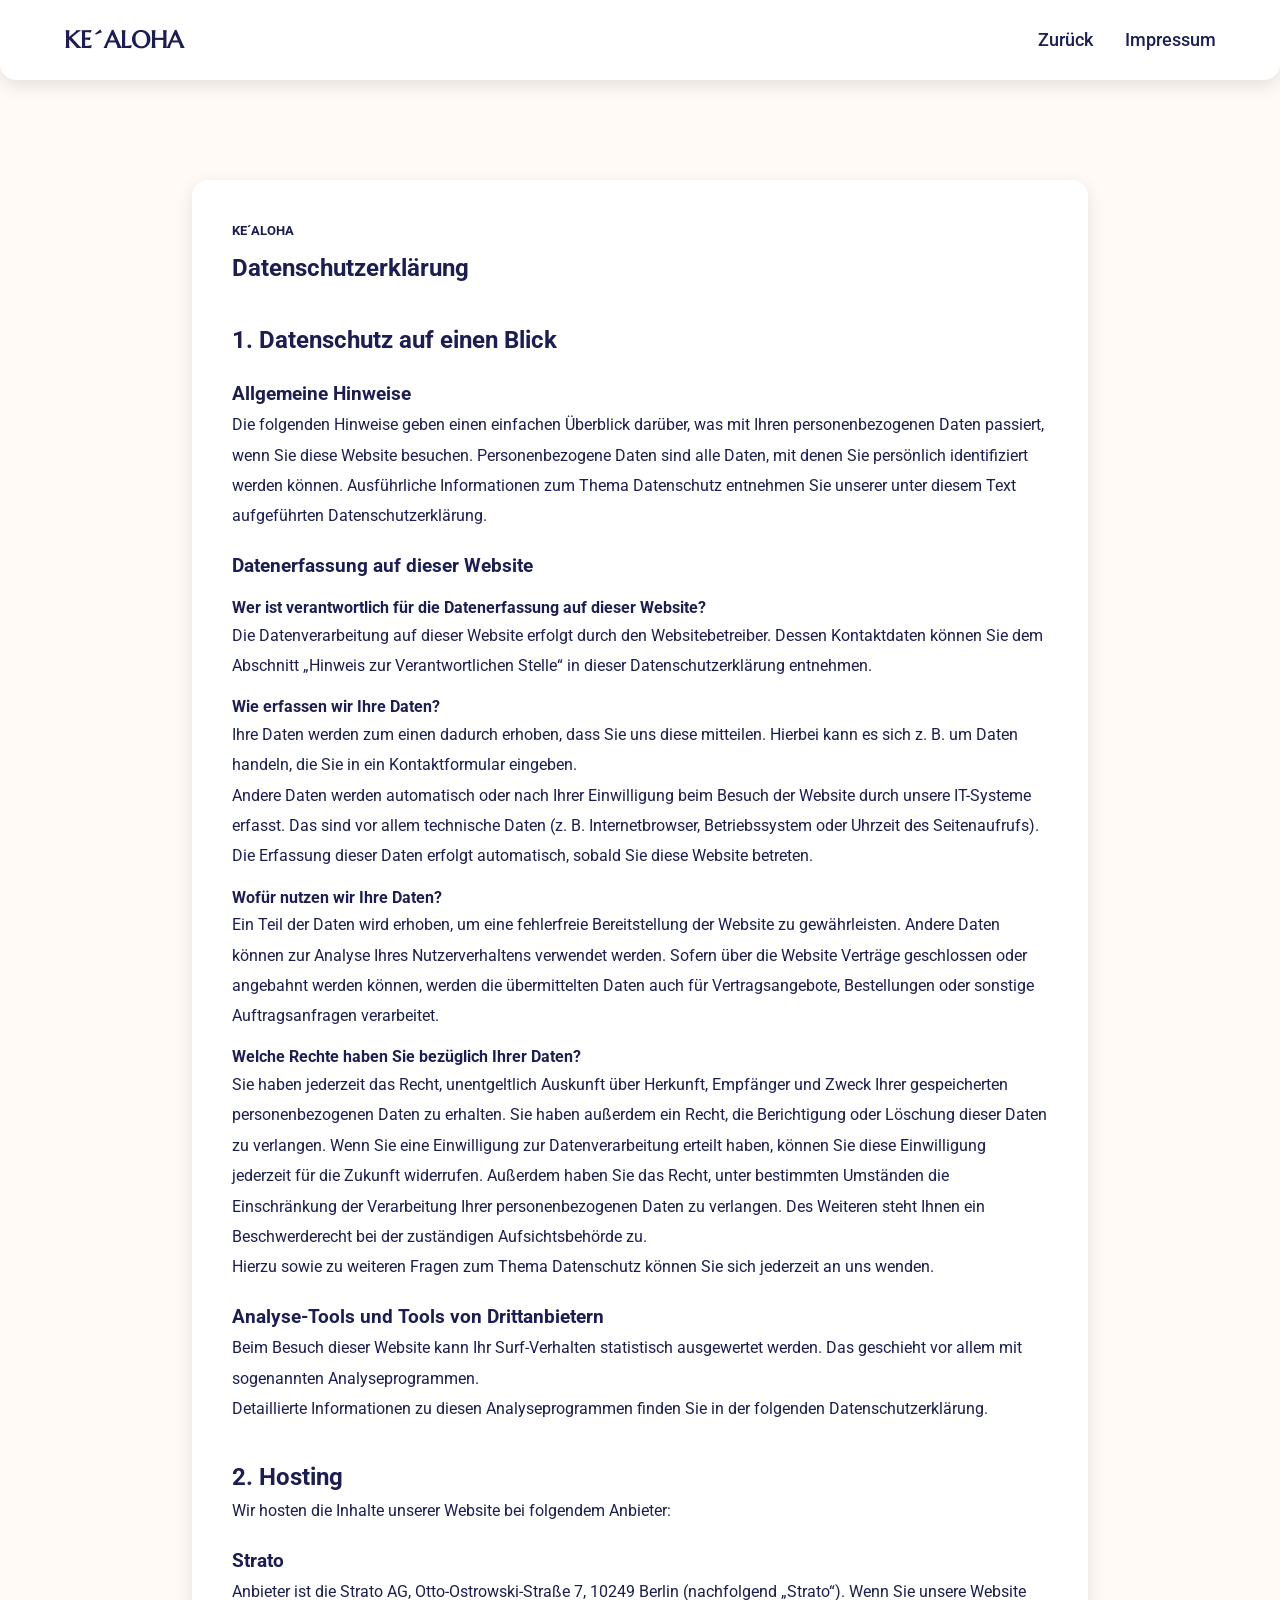
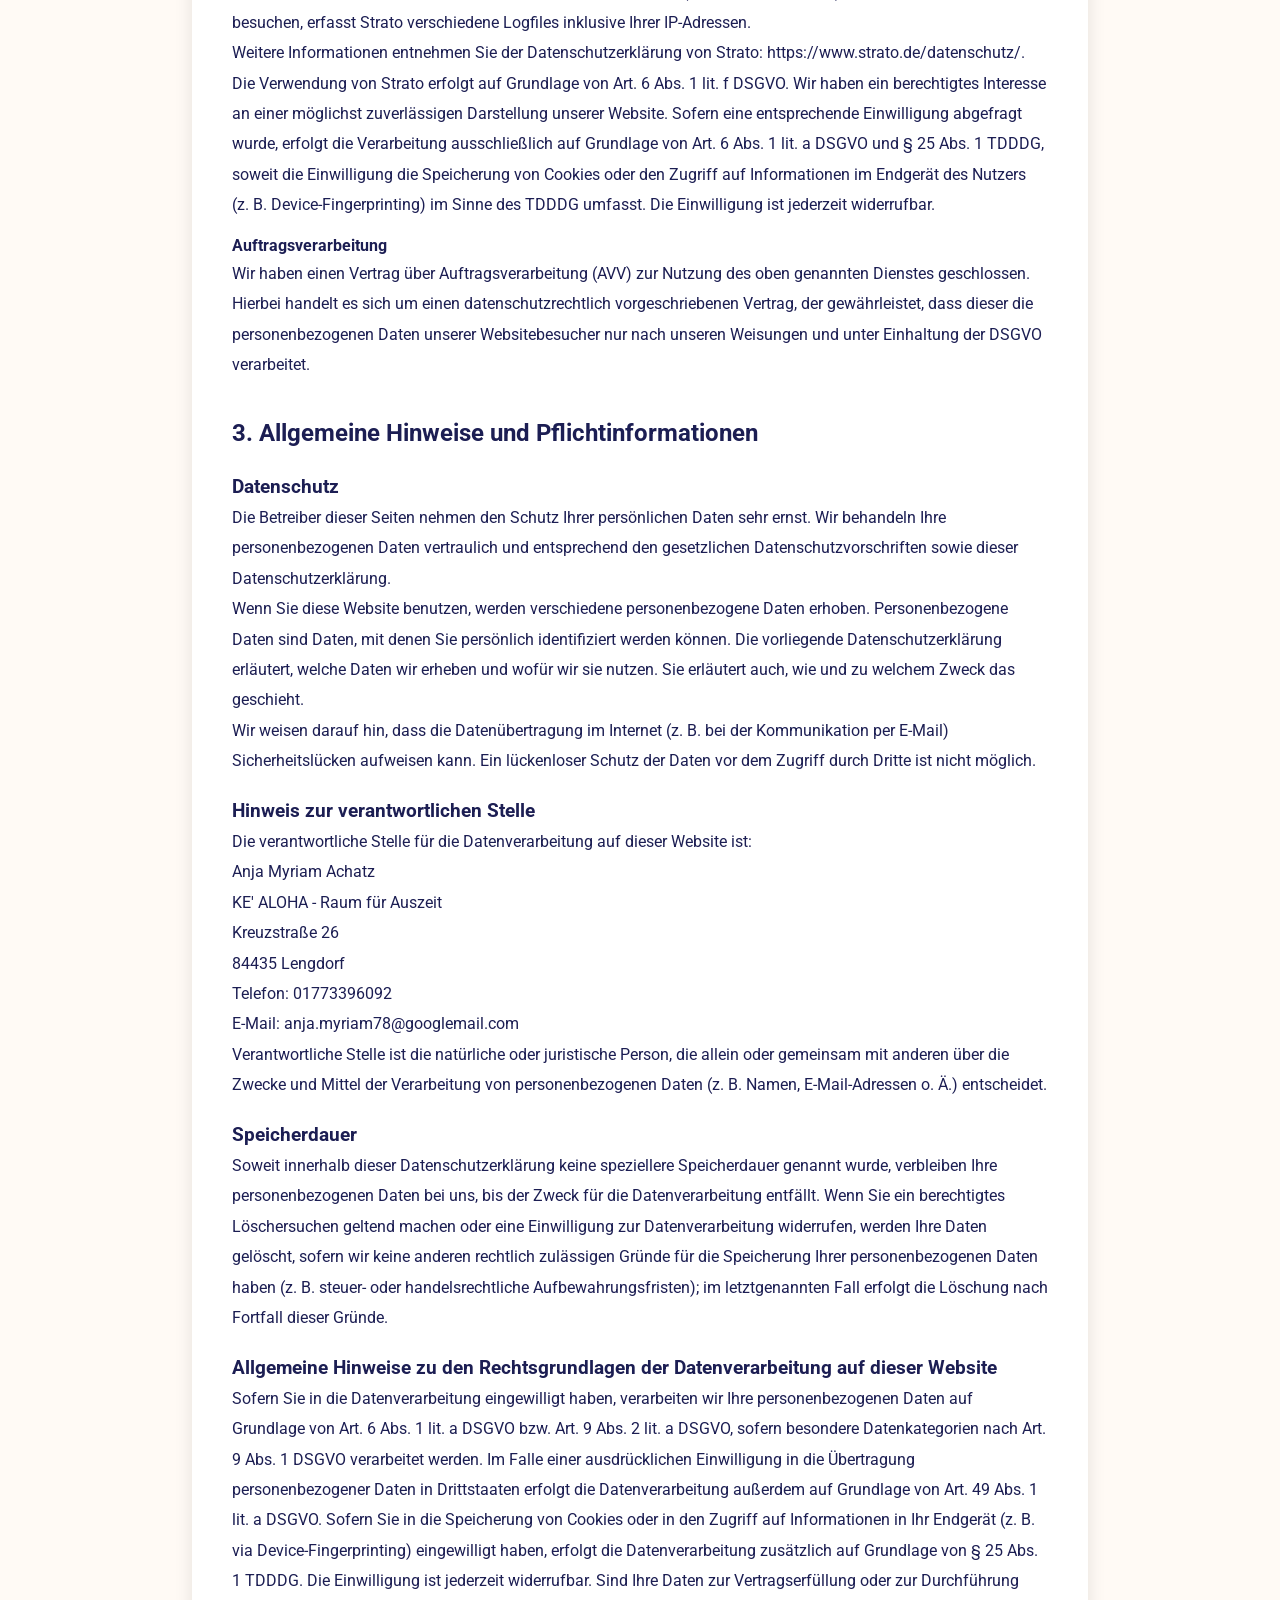
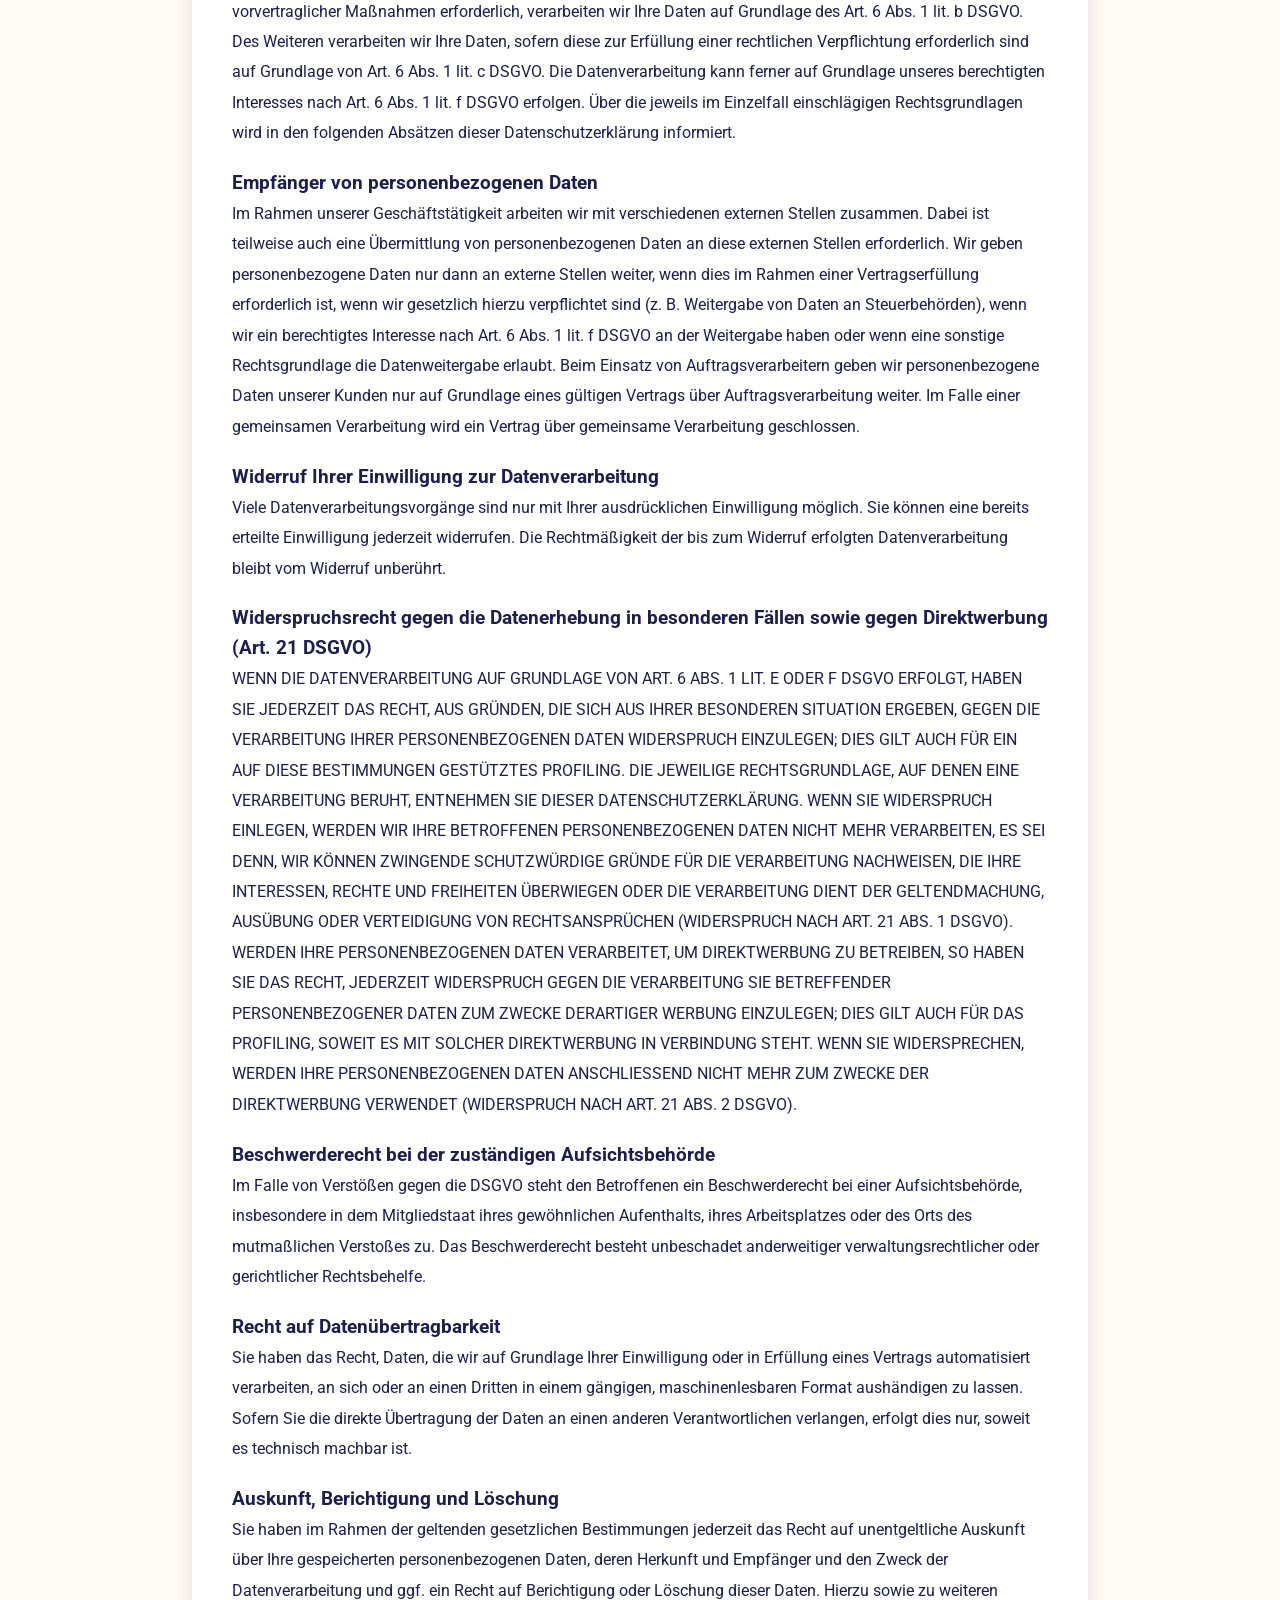
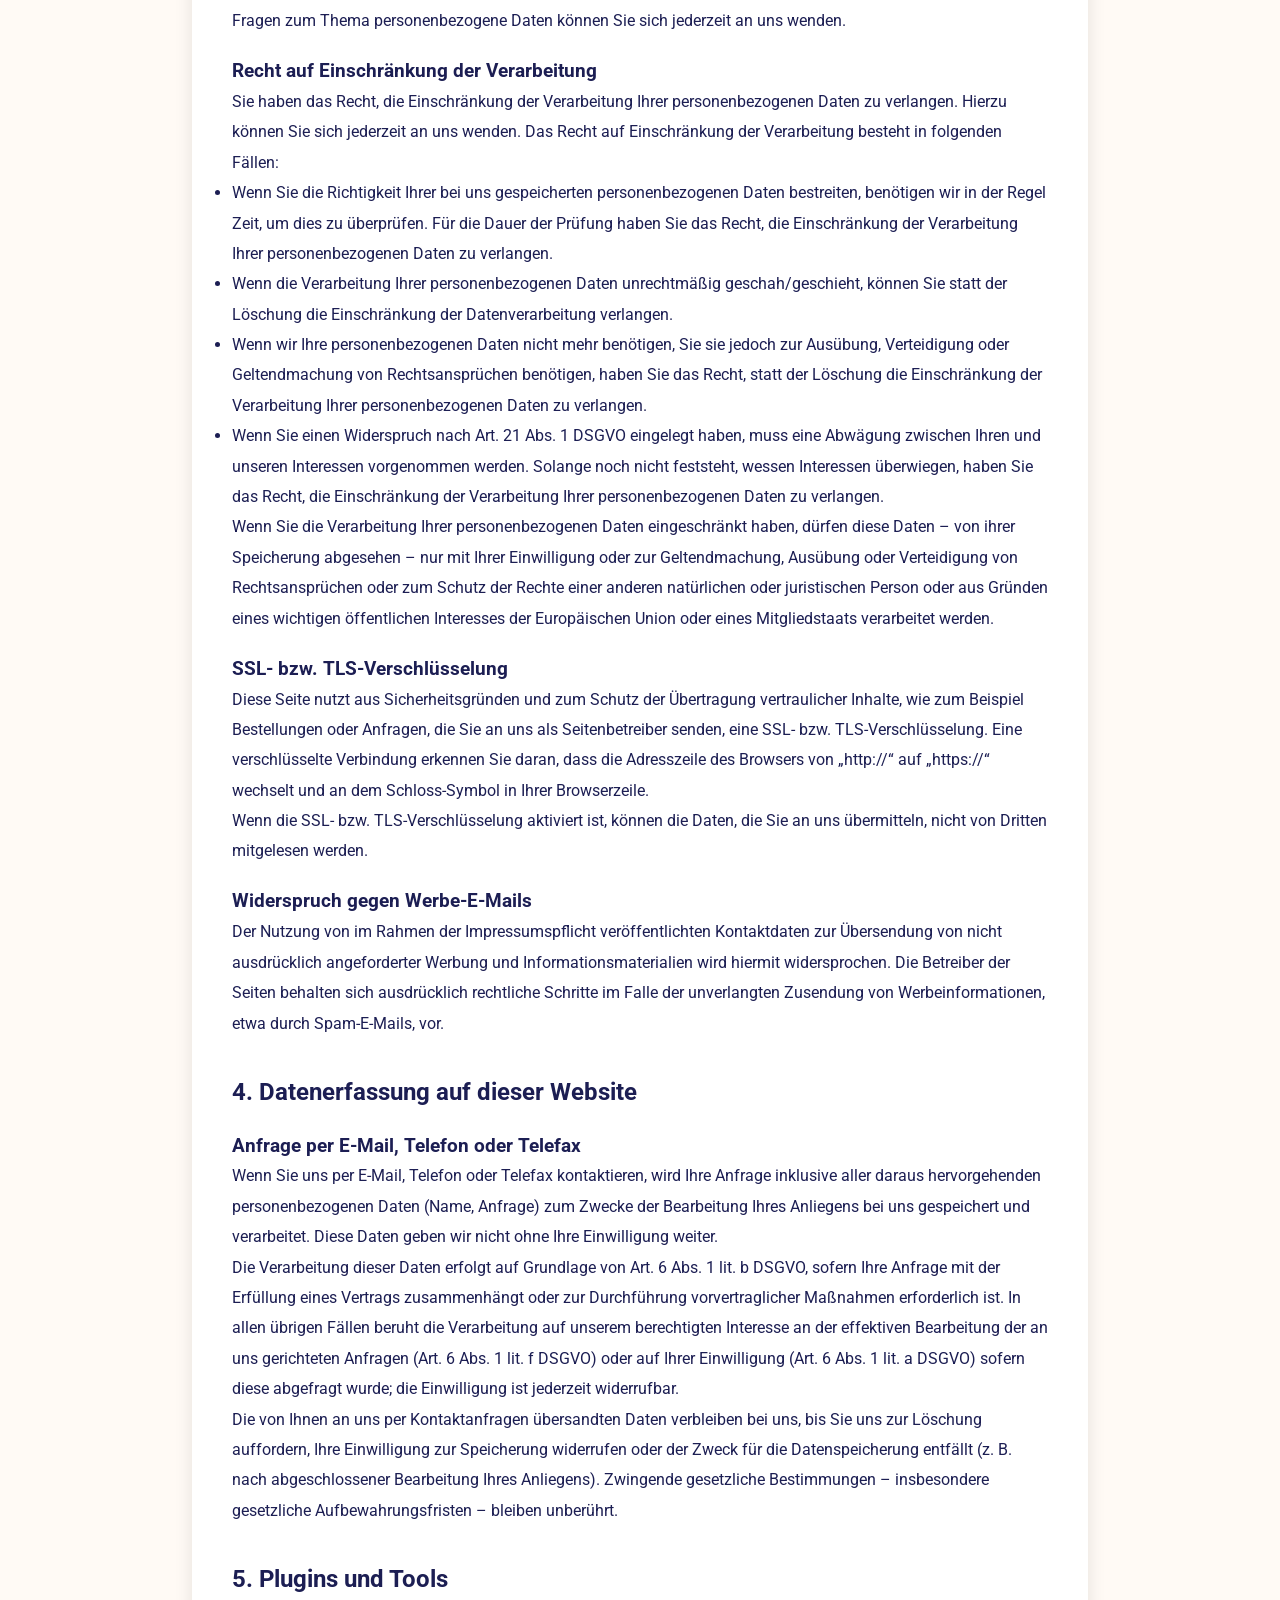
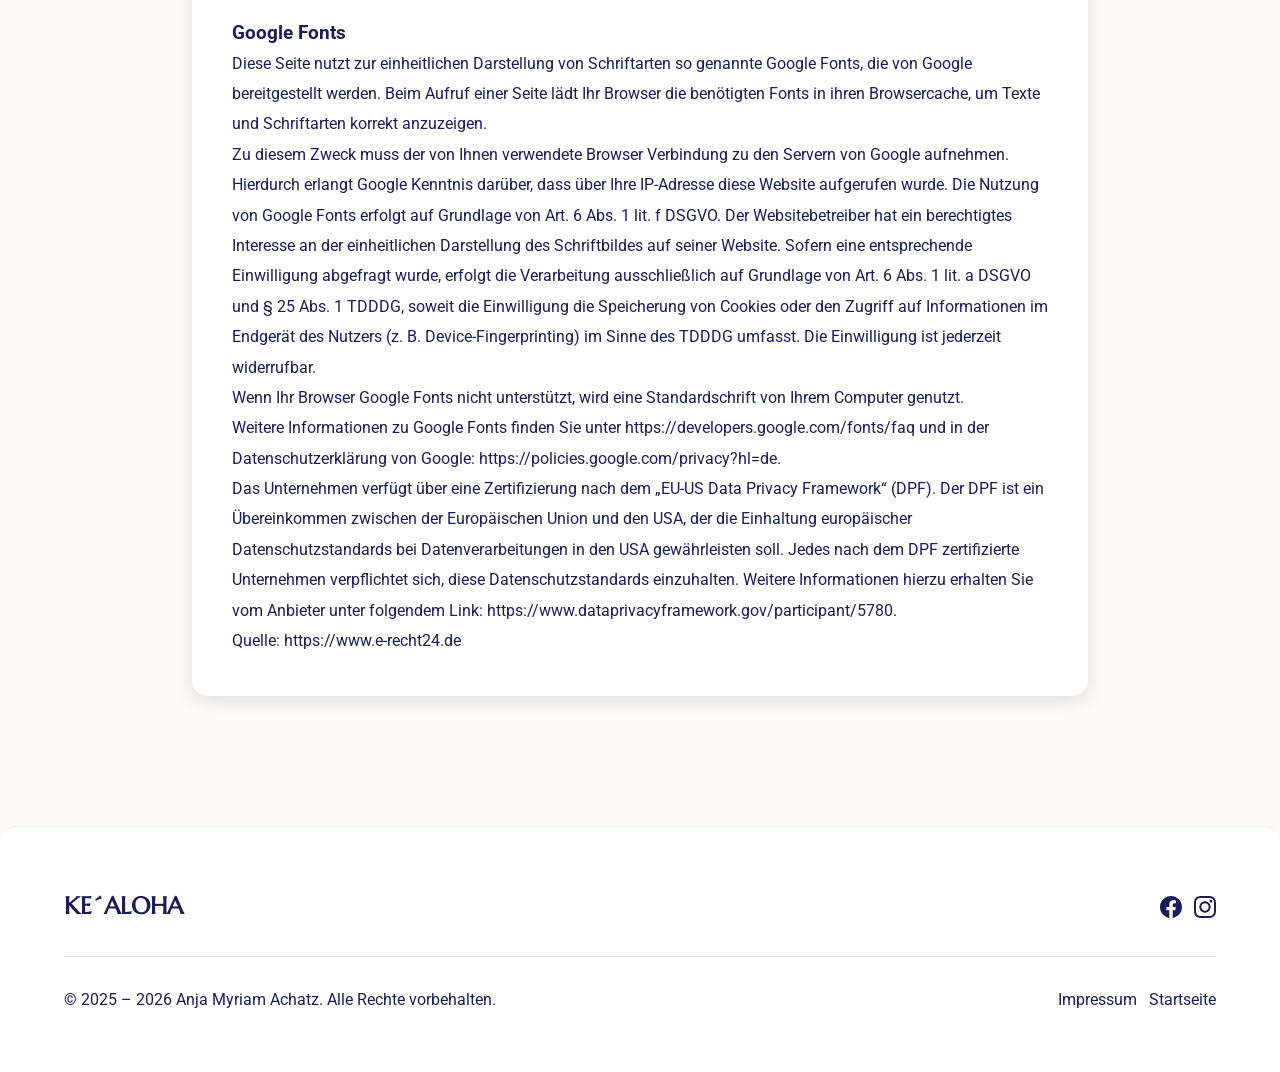
<file: datenschutz/index.html>
<!DOCTYPE html>
<html lang="de">

<head>
    <meta charset="UTF-8">
    <meta name="viewport" content="width=device-width, initial-scale=1.0">
    <title>Datenschutz | KE´ALOHA – Lengdorf</title>
    <link rel="icon" type="image/png" href="../assets/images/aloha.jpg">
    <link rel="stylesheet" href="../assets/style/style.css">
    <link href='https://unpkg.com/boxicons@2.1.4/css/boxicons.min.css' rel='stylesheet'>
    <link rel="preconnect" href="https://fonts.googleapis.com">
    <link rel="preconnect" href="https://fonts.gstatic.com" crossorigin>
    <link href="https://fonts.googleapis.com/css2?family=Inter:ital,opsz,wght@0,14..32,100..900;1,14..32,100..900&family=Marcellus&display=swap" rel="stylesheet">
    <style>
        p { margin: 0 !important; }
    </style>
</head>

<body>
    <nav>
        <div class="logo">
            <p class="top-logo">KE´ALOHA</p>
        </div>
        <ul>
            <li>
                <a href="../index.html">Zurück</a>
            </li>
            <li>
                <a href="../impressum/">Impressum</a>
            </li>
        </ul>
        <button class="btn-primary" style="display: none;">Kontakt</button>
        <button id="menuButton" onclick="openMenu()">
            <i class='bx bx-menu'></i>
        </button>
    </nav>
    <section class="data data-imp" id="main">
        <div class="page-card">
            <h5>KE´ALOHA</h5>
            <h1 style="margin: 8px 0 20px;">Datenschutz&shy;erkl&auml;rung</h1>
            <h2>1. Datenschutz auf einen Blick</h2>
            <h3>Allgemeine Hinweise</h3>
            <p>Die folgenden Hinweise geben einen einfachen &Uuml;berblick dar&uuml;ber, was mit Ihren personenbezogenen Daten passiert, wenn Sie diese Website besuchen. Personenbezogene Daten sind alle Daten, mit denen Sie pers&ouml;nlich identifiziert
                werden k&ouml;nnen. Ausf&uuml;hrliche Informationen zum Thema Datenschutz entnehmen Sie unserer unter diesem Text aufgef&uuml;hrten Datenschutzerkl&auml;rung.</p>
            <h3>Datenerfassung auf dieser Website</h3>
            <h4>Wer ist verantwortlich f&uuml;r die Datenerfassung auf dieser Website?</h4>
            <p>Die Datenverarbeitung auf dieser Website erfolgt durch den Websitebetreiber. Dessen Kontaktdaten k&ouml;nnen Sie dem Abschnitt &bdquo;Hinweis zur Verantwortlichen Stelle&ldquo; in dieser Datenschutzerkl&auml;rung entnehmen.</p>
            <h4>Wie erfassen wir Ihre Daten?</h4>
            <p>Ihre Daten werden zum einen dadurch erhoben, dass Sie uns diese mitteilen. Hierbei kann es sich z.&nbsp;B. um Daten handeln, die Sie in ein Kontaktformular eingeben.</p>
            <p>Andere Daten werden automatisch oder nach Ihrer Einwilligung beim Besuch der Website durch unsere IT-Systeme erfasst. Das sind vor allem technische Daten (z.&nbsp;B. Internetbrowser, Betriebssystem oder Uhrzeit des Seitenaufrufs). Die Erfassung
                dieser Daten erfolgt automatisch, sobald Sie diese Website betreten.</p>
            <h4>Wof&uuml;r nutzen wir Ihre Daten?</h4>
            <p>Ein Teil der Daten wird erhoben, um eine fehlerfreie Bereitstellung der Website zu gew&auml;hrleisten. Andere Daten k&ouml;nnen zur Analyse Ihres Nutzerverhaltens verwendet werden. Sofern &uuml;ber die Website Vertr&auml;ge geschlossen oder
                angebahnt werden k&ouml;nnen, werden die &uuml;bermittelten Daten auch f&uuml;r Vertragsangebote, Bestellungen oder sonstige Auftragsanfragen verarbeitet.</p>
            <h4>Welche Rechte haben Sie bez&uuml;glich Ihrer Daten?</h4>
            <p>Sie haben jederzeit das Recht, unentgeltlich Auskunft &uuml;ber Herkunft, Empf&auml;nger und Zweck Ihrer gespeicherten personenbezogenen Daten zu erhalten. Sie haben au&szlig;erdem ein Recht, die Berichtigung oder L&ouml;schung dieser Daten
                zu verlangen. Wenn Sie eine Einwilligung zur Datenverarbeitung erteilt haben, k&ouml;nnen Sie diese Einwilligung jederzeit f&uuml;r die Zukunft widerrufen. Au&szlig;erdem haben Sie das Recht, unter bestimmten Umst&auml;nden die Einschr&auml;nkung
                der Verarbeitung Ihrer personenbezogenen Daten zu verlangen. Des Weiteren steht Ihnen ein Beschwerderecht bei der zust&auml;ndigen Aufsichtsbeh&ouml;rde zu.</p>
            <p>Hierzu sowie zu weiteren Fragen zum Thema Datenschutz k&ouml;nnen Sie sich jederzeit an uns wenden.</p>
            <h3>Analyse-Tools und Tools von Dritt&shy;anbietern</h3>
            <p>Beim Besuch dieser Website kann Ihr Surf-Verhalten statistisch ausgewertet werden. Das geschieht vor allem mit sogenannten Analyseprogrammen.</p>
            <p>Detaillierte Informationen zu diesen Analyseprogrammen finden Sie in der folgenden Datenschutzerkl&auml;rung.</p>
            <h2>2. Hosting</h2>
            <p>Wir hosten die Inhalte unserer Website bei folgendem Anbieter:</p>
            <h3>Strato</h3>
            <p>Anbieter ist die Strato AG, Otto-Ostrowski-Stra&szlig;e 7, 10249 Berlin (nachfolgend &bdquo;Strato&ldquo;). Wenn Sie unsere Website besuchen, erfasst Strato verschiedene Logfiles inklusive Ihrer IP-Adressen.</p>
            <p>Weitere Informationen entnehmen Sie der Datenschutzerkl&auml;rung von Strato: <a href="https://www.strato.de/datenschutz/" target="_blank" rel="noopener noreferrer">https://www.strato.de/datenschutz/</a>.</p>
            <p>Die Verwendung von Strato erfolgt auf Grundlage von Art. 6 Abs. 1 lit. f DSGVO. Wir haben ein berechtigtes Interesse an einer m&ouml;glichst zuverl&auml;ssigen Darstellung unserer Website. Sofern eine entsprechende Einwilligung abgefragt wurde,
                erfolgt die Verarbeitung ausschlie&szlig;lich auf Grundlage von Art. 6 Abs. 1 lit. a DSGVO und &sect; 25 Abs. 1 TDDDG, soweit die Einwilligung die Speicherung von Cookies oder den Zugriff auf Informationen im Endger&auml;t des Nutzers
                (z.&nbsp;B. Device-Fingerprinting) im Sinne des TDDDG umfasst. Die Einwilligung ist jederzeit widerrufbar.</p>

            <h4>Auftragsverarbeitung</h4>
            <p>Wir haben einen Vertrag &uuml;ber Auftragsverarbeitung (AVV) zur Nutzung des oben genannten Dienstes geschlossen. Hierbei handelt es sich um einen datenschutzrechtlich vorgeschriebenen Vertrag, der gew&auml;hrleistet, dass dieser die personenbezogenen
                Daten unserer Websitebesucher nur nach unseren Weisungen und unter Einhaltung der DSGVO verarbeitet.</p>
            <h2>3. Allgemeine Hinweise und Pflicht&shy;informationen</h2>
            <h3>Datenschutz</h3>
            <p>Die Betreiber dieser Seiten nehmen den Schutz Ihrer pers&ouml;nlichen Daten sehr ernst. Wir behandeln Ihre personenbezogenen Daten vertraulich und entsprechend den gesetzlichen Datenschutzvorschriften sowie dieser Datenschutzerkl&auml;rung.</p>
            <p>Wenn Sie diese Website benutzen, werden verschiedene personenbezogene Daten erhoben. Personenbezogene Daten sind Daten, mit denen Sie pers&ouml;nlich identifiziert werden k&ouml;nnen. Die vorliegende Datenschutzerkl&auml;rung erl&auml;utert,
                welche Daten wir erheben und wof&uuml;r wir sie nutzen. Sie erl&auml;utert auch, wie und zu welchem Zweck das geschieht.</p>
            <p>Wir weisen darauf hin, dass die Daten&uuml;bertragung im Internet (z.&nbsp;B. bei der Kommunikation per E-Mail) Sicherheitsl&uuml;cken aufweisen kann. Ein l&uuml;ckenloser Schutz der Daten vor dem Zugriff durch Dritte ist nicht m&ouml;glich.</p>
            <h3>Hinweis zur verantwortlichen Stelle</h3>
            <p>Die verantwortliche Stelle f&uuml;r die Datenverarbeitung auf dieser Website ist:</p>
            <p>Anja Myriam Achatz
                <br /> KE&#039; ALOHA - Raum f&uuml;r Auszeit
                <br /> Kreuzstra&szlig;e 26
                <br /> 84435 Lengdorf</p>

            <p>Telefon: 01773396092
                <br /> E-Mail: anja.myriam78@googlemail.com</p>
            <p>Verantwortliche Stelle ist die nat&uuml;rliche oder juristische Person, die allein oder gemeinsam mit anderen &uuml;ber die Zwecke und Mittel der Verarbeitung von personenbezogenen Daten (z.&nbsp;B. Namen, E-Mail-Adressen o. &Auml;.) entscheidet.</p>

            <h3>Speicherdauer</h3>
            <p>Soweit innerhalb dieser Datenschutzerkl&auml;rung keine speziellere Speicherdauer genannt wurde, verbleiben Ihre personenbezogenen Daten bei uns, bis der Zweck f&uuml;r die Datenverarbeitung entf&auml;llt. Wenn Sie ein berechtigtes L&ouml;schersuchen
                geltend machen oder eine Einwilligung zur Datenverarbeitung widerrufen, werden Ihre Daten gel&ouml;scht, sofern wir keine anderen rechtlich zul&auml;ssigen Gr&uuml;nde f&uuml;r die Speicherung Ihrer personenbezogenen Daten haben (z.&nbsp;B.
                steuer- oder handelsrechtliche Aufbewahrungsfristen); im letztgenannten Fall erfolgt die L&ouml;schung nach Fortfall dieser Gr&uuml;nde.</p>
            <h3>Allgemeine Hinweise zu den Rechtsgrundlagen der Datenverarbeitung auf dieser Website</h3>
            <p>Sofern Sie in die Datenverarbeitung eingewilligt haben, verarbeiten wir Ihre personenbezogenen Daten auf Grundlage von Art. 6 Abs. 1 lit. a DSGVO bzw. Art. 9 Abs. 2 lit. a DSGVO, sofern besondere Datenkategorien nach Art. 9 Abs. 1 DSGVO verarbeitet
                werden. Im Falle einer ausdr&uuml;cklichen Einwilligung in die &Uuml;bertragung personenbezogener Daten in Drittstaaten erfolgt die Datenverarbeitung au&szlig;erdem auf Grundlage von Art. 49 Abs. 1 lit. a DSGVO. Sofern Sie in die Speicherung
                von Cookies oder in den Zugriff auf Informationen in Ihr Endger&auml;t (z.&nbsp;B. via Device-Fingerprinting) eingewilligt haben, erfolgt die Datenverarbeitung zus&auml;tzlich auf Grundlage von &sect; 25 Abs. 1 TDDDG. Die Einwilligung
                ist jederzeit widerrufbar. Sind Ihre Daten zur Vertragserf&uuml;llung oder zur Durchf&uuml;hrung vorvertraglicher Ma&szlig;nahmen erforderlich, verarbeiten wir Ihre Daten auf Grundlage des Art. 6 Abs. 1 lit. b DSGVO. Des Weiteren verarbeiten
                wir Ihre Daten, sofern diese zur Erf&uuml;llung einer rechtlichen Verpflichtung erforderlich sind auf Grundlage von Art. 6 Abs. 1 lit. c DSGVO. Die Datenverarbeitung kann ferner auf Grundlage unseres berechtigten Interesses nach Art. 6
                Abs. 1 lit. f DSGVO erfolgen. &Uuml;ber die jeweils im Einzelfall einschl&auml;gigen Rechtsgrundlagen wird in den folgenden Abs&auml;tzen dieser Datenschutzerkl&auml;rung informiert.</p>
            <h3>Empf&auml;nger von personenbezogenen Daten</h3>
            <p>Im Rahmen unserer Gesch&auml;ftst&auml;tigkeit arbeiten wir mit verschiedenen externen Stellen zusammen. Dabei ist teilweise auch eine &Uuml;bermittlung von personenbezogenen Daten an diese externen Stellen erforderlich. Wir geben personenbezogene
                Daten nur dann an externe Stellen weiter, wenn dies im Rahmen einer Vertragserf&uuml;llung erforderlich ist, wenn wir gesetzlich hierzu verpflichtet sind (z.&nbsp;B. Weitergabe von Daten an Steuerbeh&ouml;rden), wenn wir ein berechtigtes
                Interesse nach Art. 6 Abs. 1 lit. f DSGVO an der Weitergabe haben oder wenn eine sonstige Rechtsgrundlage die Datenweitergabe erlaubt. Beim Einsatz von Auftragsverarbeitern geben wir personenbezogene Daten unserer Kunden nur auf Grundlage
                eines g&uuml;ltigen Vertrags &uuml;ber Auftragsverarbeitung weiter. Im Falle einer gemeinsamen Verarbeitung wird ein Vertrag &uuml;ber gemeinsame Verarbeitung geschlossen.</p>
            <h3>Widerruf Ihrer Einwilligung zur Datenverarbeitung</h3>
            <p>Viele Datenverarbeitungsvorg&auml;nge sind nur mit Ihrer ausdr&uuml;cklichen Einwilligung m&ouml;glich. Sie k&ouml;nnen eine bereits erteilte Einwilligung jederzeit widerrufen. Die Rechtm&auml;&szlig;igkeit der bis zum Widerruf erfolgten Datenverarbeitung
                bleibt vom Widerruf unber&uuml;hrt.</p>
            <h3>Widerspruchsrecht gegen die Datenerhebung in besonderen F&auml;llen sowie gegen Direktwerbung (Art. 21 DSGVO)</h3>
            <p>WENN DIE DATENVERARBEITUNG AUF GRUNDLAGE VON ART. 6 ABS. 1 LIT. E ODER F DSGVO ERFOLGT, HABEN SIE JEDERZEIT DAS RECHT, AUS GR&Uuml;NDEN, DIE SICH AUS IHRER BESONDEREN SITUATION ERGEBEN, GEGEN DIE VERARBEITUNG IHRER PERSONENBEZOGENEN DATEN
                WIDERSPRUCH EINZULEGEN; DIES GILT AUCH F&Uuml;R EIN AUF DIESE BESTIMMUNGEN GEST&Uuml;TZTES PROFILING. DIE JEWEILIGE RECHTSGRUNDLAGE, AUF DENEN EINE VERARBEITUNG BERUHT, ENTNEHMEN SIE DIESER DATENSCHUTZERKL&Auml;RUNG. WENN SIE WIDERSPRUCH
                EINLEGEN, WERDEN WIR IHRE BETROFFENEN PERSONENBEZOGENEN DATEN NICHT MEHR VERARBEITEN, ES SEI DENN, WIR K&Ouml;NNEN ZWINGENDE SCHUTZW&Uuml;RDIGE GR&Uuml;NDE F&Uuml;R DIE VERARBEITUNG NACHWEISEN, DIE IHRE INTERESSEN, RECHTE UND FREIHEITEN
                &Uuml;BERWIEGEN ODER DIE VERARBEITUNG DIENT DER GELTENDMACHUNG, AUS&Uuml;BUNG ODER VERTEIDIGUNG VON RECHTSANSPR&Uuml;CHEN (WIDERSPRUCH NACH ART. 21 ABS. 1 DSGVO).</p>
            <p>WERDEN IHRE PERSONENBEZOGENEN DATEN VERARBEITET, UM DIREKTWERBUNG ZU BETREIBEN, SO HABEN SIE DAS RECHT, JEDERZEIT WIDERSPRUCH GEGEN DIE VERARBEITUNG SIE BETREFFENDER PERSONENBEZOGENER DATEN ZUM ZWECKE DERARTIGER WERBUNG EINZULEGEN; DIES GILT
                AUCH F&Uuml;R DAS PROFILING, SOWEIT ES MIT SOLCHER DIREKTWERBUNG IN VERBINDUNG STEHT. WENN SIE WIDERSPRECHEN, WERDEN IHRE PERSONENBEZOGENEN DATEN ANSCHLIESSEND NICHT MEHR ZUM ZWECKE DER DIREKTWERBUNG VERWENDET (WIDERSPRUCH NACH ART. 21
                ABS. 2 DSGVO).</p>
            <h3>Beschwerde&shy;recht bei der zust&auml;ndigen Aufsichts&shy;beh&ouml;rde</h3>
            <p>Im Falle von Verst&ouml;&szlig;en gegen die DSGVO steht den Betroffenen ein Beschwerderecht bei einer Aufsichtsbeh&ouml;rde, insbesondere in dem Mitgliedstaat ihres gew&ouml;hnlichen Aufenthalts, ihres Arbeitsplatzes oder des Orts des mutma&szlig;lichen
                Versto&szlig;es zu. Das Beschwerderecht besteht unbeschadet anderweitiger verwaltungsrechtlicher oder gerichtlicher Rechtsbehelfe.</p>
            <h3>Recht auf Daten&shy;&uuml;bertrag&shy;barkeit</h3>
            <p>Sie haben das Recht, Daten, die wir auf Grundlage Ihrer Einwilligung oder in Erf&uuml;llung eines Vertrags automatisiert verarbeiten, an sich oder an einen Dritten in einem g&auml;ngigen, maschinenlesbaren Format aush&auml;ndigen zu lassen.
                Sofern Sie die direkte &Uuml;bertragung der Daten an einen anderen Verantwortlichen verlangen, erfolgt dies nur, soweit es technisch machbar ist.</p>
            <h3>Auskunft, Berichtigung und L&ouml;schung</h3>
            <p>Sie haben im Rahmen der geltenden gesetzlichen Bestimmungen jederzeit das Recht auf unentgeltliche Auskunft &uuml;ber Ihre gespeicherten personenbezogenen Daten, deren Herkunft und Empf&auml;nger und den Zweck der Datenverarbeitung und ggf.
                ein Recht auf Berichtigung oder L&ouml;schung dieser Daten. Hierzu sowie zu weiteren Fragen zum Thema personenbezogene Daten k&ouml;nnen Sie sich jederzeit an uns wenden.</p>
            <h3>Recht auf Einschr&auml;nkung der Verarbeitung</h3>
            <p>Sie haben das Recht, die Einschr&auml;nkung der Verarbeitung Ihrer personenbezogenen Daten zu verlangen. Hierzu k&ouml;nnen Sie sich jederzeit an uns wenden. Das Recht auf Einschr&auml;nkung der Verarbeitung besteht in folgenden F&auml;llen:</p>
            <ul>
                <li>Wenn Sie die Richtigkeit Ihrer bei uns gespeicherten personenbezogenen Daten bestreiten, ben&ouml;tigen wir in der Regel Zeit, um dies zu &uuml;berpr&uuml;fen. F&uuml;r die Dauer der Pr&uuml;fung haben Sie das Recht, die Einschr&auml;nkung
                    der Verarbeitung Ihrer personenbezogenen Daten zu verlangen.</li>
                <li>Wenn die Verarbeitung Ihrer personenbezogenen Daten unrechtm&auml;&szlig;ig geschah/geschieht, k&ouml;nnen Sie statt der L&ouml;schung die Einschr&auml;nkung der Datenverarbeitung verlangen.</li>
                <li>Wenn wir Ihre personenbezogenen Daten nicht mehr ben&ouml;tigen, Sie sie jedoch zur Aus&uuml;bung, Verteidigung oder Geltendmachung von Rechtsanspr&uuml;chen ben&ouml;tigen, haben Sie das Recht, statt der L&ouml;schung die Einschr&auml;nkung
                    der Verarbeitung Ihrer personenbezogenen Daten zu verlangen.</li>
                <li>Wenn Sie einen Widerspruch nach Art. 21 Abs. 1 DSGVO eingelegt haben, muss eine Abw&auml;gung zwischen Ihren und unseren Interessen vorgenommen werden. Solange noch nicht feststeht, wessen Interessen &uuml;berwiegen, haben Sie das Recht,
                    die Einschr&auml;nkung der Verarbeitung Ihrer personenbezogenen Daten zu verlangen.</li>
            </ul>
            <p>Wenn Sie die Verarbeitung Ihrer personenbezogenen Daten eingeschr&auml;nkt haben, d&uuml;rfen diese Daten &ndash; von ihrer Speicherung abgesehen &ndash; nur mit Ihrer Einwilligung oder zur Geltendmachung, Aus&uuml;bung oder Verteidigung von
                Rechtsanspr&uuml;chen oder zum Schutz der Rechte einer anderen nat&uuml;rlichen oder juristischen Person oder aus Gr&uuml;nden eines wichtigen &ouml;ffentlichen Interesses der Europ&auml;ischen Union oder eines Mitgliedstaats verarbeitet
                werden.</p>
            <h3>SSL- bzw. TLS-Verschl&uuml;sselung</h3>
            <p>Diese Seite nutzt aus Sicherheitsgr&uuml;nden und zum Schutz der &Uuml;bertragung vertraulicher Inhalte, wie zum Beispiel Bestellungen oder Anfragen, die Sie an uns als Seitenbetreiber senden, eine SSL- bzw. TLS-Verschl&uuml;sselung. Eine
                verschl&uuml;sselte Verbindung erkennen Sie daran, dass die Adresszeile des Browsers von &bdquo;http://&ldquo; auf &bdquo;https://&ldquo; wechselt und an dem Schloss-Symbol in Ihrer Browserzeile.</p>
            <p>Wenn die SSL- bzw. TLS-Verschl&uuml;sselung aktiviert ist, k&ouml;nnen die Daten, die Sie an uns &uuml;bermitteln, nicht von Dritten mitgelesen werden.</p>
            <h3>Widerspruch gegen Werbe-E-Mails</h3>
            <p>Der Nutzung von im Rahmen der Impressumspflicht ver&ouml;ffentlichten Kontaktdaten zur &Uuml;bersendung von nicht ausdr&uuml;cklich angeforderter Werbung und Informationsmaterialien wird hiermit widersprochen. Die Betreiber der Seiten behalten
                sich ausdr&uuml;cklich rechtliche Schritte im Falle der unverlangten Zusendung von Werbeinformationen, etwa durch Spam-E-Mails, vor.</p>
            <h2>4. Datenerfassung auf dieser Website</h2>
            <h3>Anfrage per E-Mail, Telefon oder Telefax</h3>
            <p>Wenn Sie uns per E-Mail, Telefon oder Telefax kontaktieren, wird Ihre Anfrage inklusive aller daraus hervorgehenden personenbezogenen Daten (Name, Anfrage) zum Zwecke der Bearbeitung Ihres Anliegens bei uns gespeichert und verarbeitet. Diese
                Daten geben wir nicht ohne Ihre Einwilligung weiter.</p>
            <p>Die Verarbeitung dieser Daten erfolgt auf Grundlage von Art. 6 Abs. 1 lit. b DSGVO, sofern Ihre Anfrage mit der Erf&uuml;llung eines Vertrags zusammenh&auml;ngt oder zur Durchf&uuml;hrung vorvertraglicher Ma&szlig;nahmen erforderlich ist.
                In allen &uuml;brigen F&auml;llen beruht die Verarbeitung auf unserem berechtigten Interesse an der effektiven Bearbeitung der an uns gerichteten Anfragen (Art. 6 Abs. 1 lit. f DSGVO) oder auf Ihrer Einwilligung (Art. 6 Abs. 1 lit. a DSGVO)
                sofern diese abgefragt wurde; die Einwilligung ist jederzeit widerrufbar.</p>
            <p>Die von Ihnen an uns per Kontaktanfragen &uuml;bersandten Daten verbleiben bei uns, bis Sie uns zur L&ouml;schung auffordern, Ihre Einwilligung zur Speicherung widerrufen oder der Zweck f&uuml;r die Datenspeicherung entf&auml;llt (z.&nbsp;B.
                nach abgeschlossener Bearbeitung Ihres Anliegens). Zwingende gesetzliche Bestimmungen &ndash; insbesondere gesetzliche Aufbewahrungsfristen &ndash; bleiben unber&uuml;hrt.</p>
            <h2>5. Plugins und Tools</h2>
            <h3>Google Fonts</h3>
            <p>Diese Seite nutzt zur einheitlichen Darstellung von Schriftarten so genannte Google Fonts, die von Google bereitgestellt werden. Beim Aufruf einer Seite l&auml;dt Ihr Browser die ben&ouml;tigten Fonts in ihren Browsercache, um Texte und Schriftarten
                korrekt anzuzeigen.</p>
            <p>Zu diesem Zweck muss der von Ihnen verwendete Browser Verbindung zu den Servern von Google aufnehmen. Hierdurch erlangt Google Kenntnis dar&uuml;ber, dass &uuml;ber Ihre IP-Adresse diese Website aufgerufen wurde. Die Nutzung von Google Fonts
                erfolgt auf Grundlage von Art. 6 Abs. 1 lit. f DSGVO. Der Websitebetreiber hat ein berechtigtes Interesse an der einheitlichen Darstellung des Schriftbildes auf seiner Website. Sofern eine entsprechende Einwilligung abgefragt wurde, erfolgt
                die Verarbeitung ausschlie&szlig;lich auf Grundlage von Art. 6 Abs. 1 lit. a DSGVO und &sect; 25 Abs. 1 TDDDG, soweit die Einwilligung die Speicherung von Cookies oder den Zugriff auf Informationen im Endger&auml;t des Nutzers (z.&nbsp;B.
                Device-Fingerprinting) im Sinne des TDDDG umfasst. Die Einwilligung ist jederzeit widerrufbar.</p>
            <p>Wenn Ihr Browser Google Fonts nicht unterst&uuml;tzt, wird eine Standardschrift von Ihrem Computer genutzt.</p>
            <p>Weitere Informationen zu Google Fonts finden Sie unter <a href="https://developers.google.com/fonts/faq" target="_blank" rel="noopener noreferrer">https://developers.google.com/fonts/faq</a> und in der Datenschutzerkl&auml;rung von Google:
                <a href="https://policies.google.com/privacy?hl=de" target="_blank" rel="noopener noreferrer">https://policies.google.com/privacy?hl=de</a>.</p>
            <p>Das Unternehmen verf&uuml;gt &uuml;ber eine Zertifizierung nach dem &bdquo;EU-US Data Privacy Framework&ldquo; (DPF). Der DPF ist ein &Uuml;bereinkommen zwischen der Europ&auml;ischen Union und den USA, der die Einhaltung europ&auml;ischer
                Datenschutzstandards bei Datenverarbeitungen in den USA gew&auml;hrleisten soll. Jedes nach dem DPF zertifizierte Unternehmen verpflichtet sich, diese Datenschutzstandards einzuhalten. Weitere Informationen hierzu erhalten Sie vom Anbieter
                unter folgendem Link: <a href="https://www.dataprivacyframework.gov/participant/5780" target="_blank" rel="noopener noreferrer">https://www.dataprivacyframework.gov/participant/5780</a>.</p>
            <p>Quelle: <a href="https://www.e-recht24.de">https://www.e-recht24.de</a></p>
        </div>
    </section>
    <footer>
        <div class="top">
            <div class="logo">
                <a href="../index.html" class="top-logo">KE´ALOHA</a>
            </div>
            <div class="social-links">
                <a href="https://www.facebook.com/people/Myriam-Achatz/100092449721151/" aria-label="Facebook">
                    <svg xmlns="http://www.w3.org/2000/svg" viewBox="0 0 24 24" fill="currentColor" width="1em" height="1em"><path d="M24 12.073c0-6.627-5.373-12-12-12s-12 5.373-12 12c0 5.99 4.388 10.954 10.125 11.854v-8.385H7.078v-3.47h3.047V9.43c0-3.007 1.792-4.669 4.533-4.669 1.312 0 2.686.235 2.686.235v2.953H15.83c-1.491 0-1.956.925-1.956 1.874v2.25h3.328l-.532 3.47h-2.796v8.385C19.612 23.027 24 18.062 24 12.073z"/></svg>
                </a>
                <a href="https://www.instagram.com/myriamachatz/" aria-label="Instagram">
                    <svg xmlns="http://www.w3.org/2000/svg" viewBox="0 0 24 24" fill="currentColor" width="1em" height="1em"><path d="M12 2.163c3.204 0 3.584.012 4.85.07 3.252.148 4.771 1.691 4.919 4.919.058 1.265.069 1.645.069 4.849 0 3.205-.012 3.584-.069 4.849-.149 3.225-1.664 4.771-4.919 4.919-1.266.058-1.644.07-4.85.07-3.204 0-3.584-.012-4.849-.07-3.26-.149-4.771-1.699-4.919-4.92-.058-1.265-.07-1.644-.07-4.849 0-3.204.013-3.583.07-4.849.149-3.227 1.664-4.771 4.919-4.919 1.266-.057 1.645-.069 4.849-.069zm0-2.163c-3.259 0-3.667.014-4.947.072-4.358.2-6.78 2.618-6.98 6.98-.059 1.281-.073 1.689-.073 4.948 0 3.259.014 3.668.072 4.948.2 4.358 2.618 6.78 6.98 6.98 1.281.058 1.689.072 4.948.072 3.259 0 3.668-.014 4.948-.072 4.354-.2 6.782-2.618 6.979-6.98.059-1.28.073-1.689.073-4.948 0-3.259-.014-3.667-.072-4.947-.196-4.354-2.617-6.78-6.979-6.98-1.281-.059-1.69-.073-4.949-.073zm0 5.838c-3.403 0-6.162 2.759-6.162 6.162s2.759 6.163 6.162 6.163 6.162-2.759 6.162-6.163c0-3.403-2.759-6.162-6.162-6.162zm0 10.162c-2.209 0-4-1.79-4-4 0-2.209 1.791-4 4-4s4 1.791 4 4c0 2.21-1.791 4-4 4zm6.406-11.845c-.796 0-1.441.645-1.441 1.44s.645 1.44 1.441 1.44c.795 0 1.439-.645 1.439-1.44s-.644-1.44-1.439-1.44z"/></svg>
                </a>
            </div>
        </div>
        <div class="separator"></div>
        <div class="bottom">
            <p>© 2025 – 2026 Anja Myriam Achatz. Alle Rechte vorbehalten.</p>
            <div class="links">
                <a href="../impressum/" style="padding-right: 8px;">Impressum</a>
                <a href="../index.html">Startseite</a>
            </div>
        </div>
    </footer>
    <script src="../assets/script/script.js"></script>
</body>

</html>
</file>
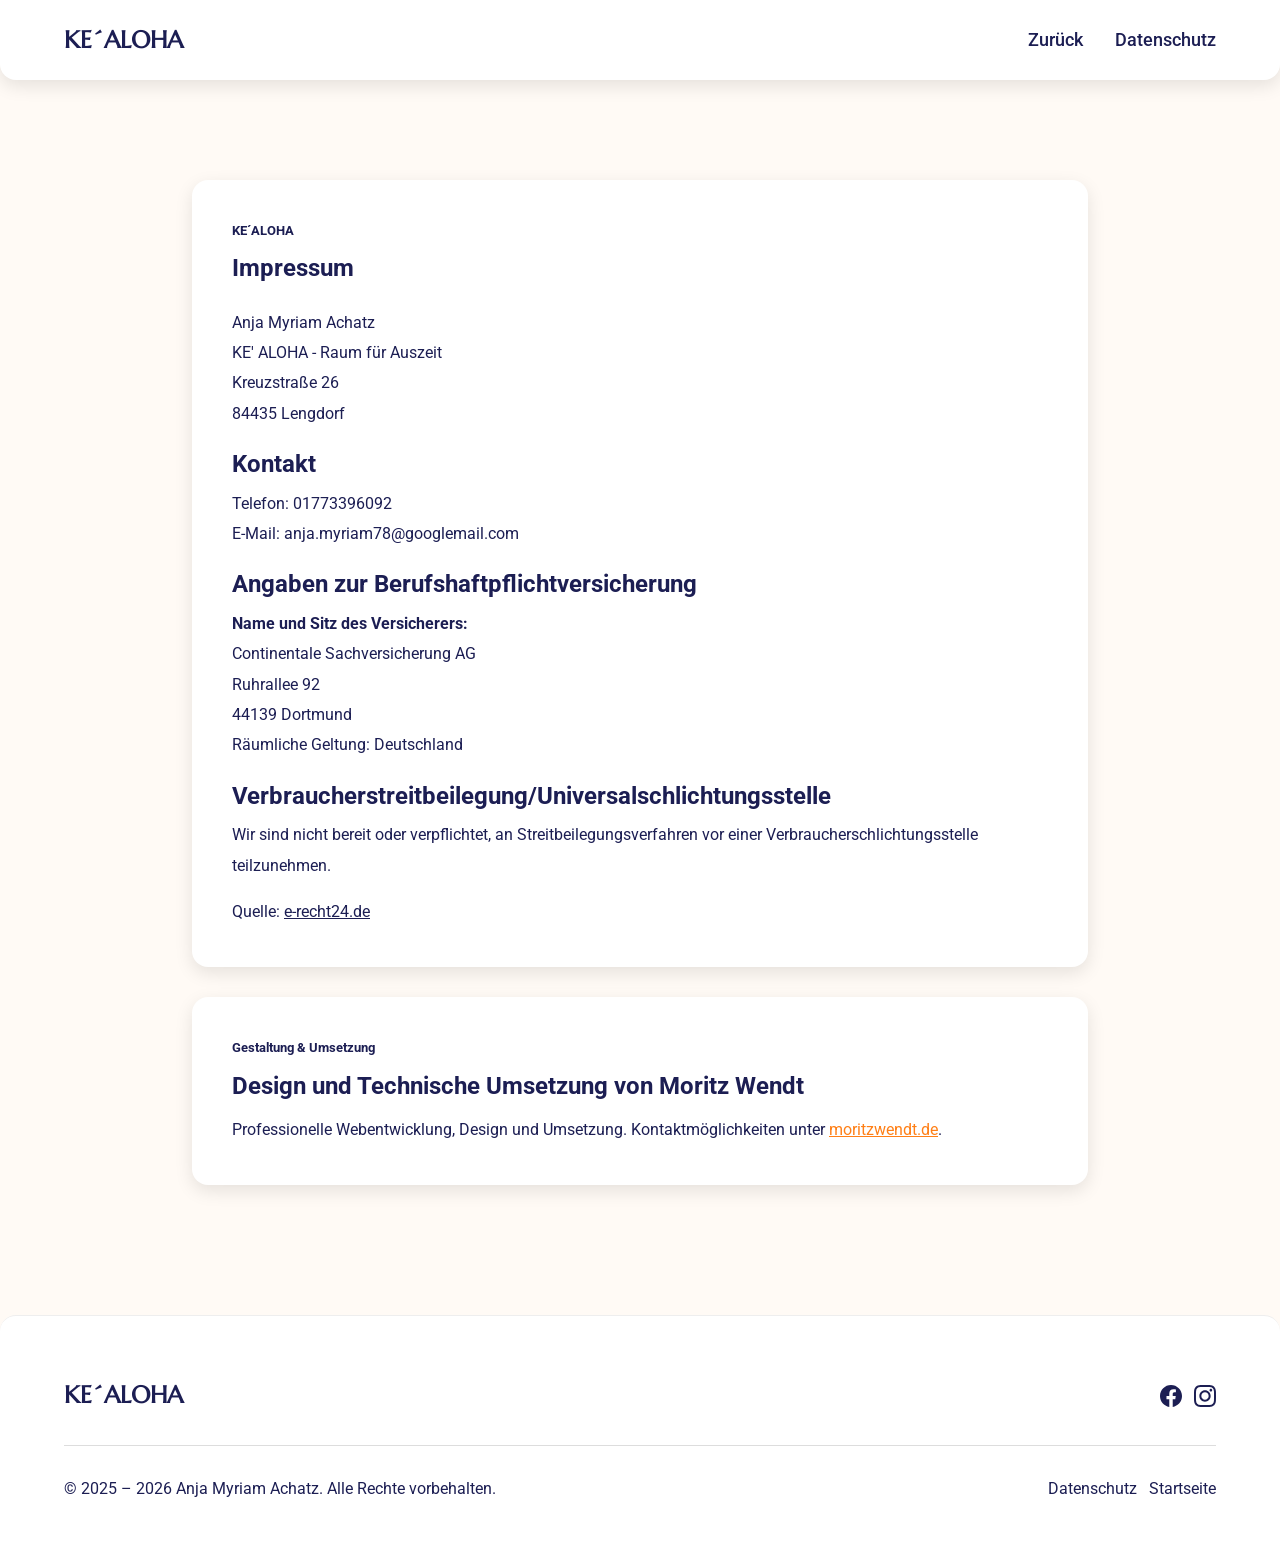
<file: impressum/index.html>
<!DOCTYPE html>
<html lang="de">
    <head>
        <meta charset="UTF-8">
        <meta name="viewport" content="width=device-width, initial-scale=1.0">
        <title>Impressum | KE´ALOHA – Lengdorf</title>
        <link rel="icon" type="image/png" href="../assets/images/aloha.jpg">
        <link rel="stylesheet" href="../assets/style/style.css">
        <link href='https://unpkg.com/boxicons@2.1.4/css/boxicons.min.css' rel='stylesheet'>
        <link rel="preconnect" href="https://fonts.googleapis.com">
        <link rel="preconnect" href="https://fonts.gstatic.com" crossorigin>
        <link href="https://fonts.googleapis.com/css2?family=Inter:ital,opsz,wght@0,14..32,100..900;1,14..32,100..900&family=Marcellus&display=swap" rel="stylesheet">
        <style>
            p { margin: 0 !important; }
        </style>
    </head>
    <body>
        <nav>
            <div class="logo">
                <p class="top-logo">KE´ALOHA</p>
            </div>
            <ul>
                <li>
                    <a href="../index.html">Zurück</a>
                </li>
                <li>
                    <a href="../datenschutz/">Datenschutz</a>
                </li>
            </ul>
            <button class="btn-primary" style="display: none;">Kontakt</button>
            <button id="menuButton" onclick="openMenu()">
                <i class='bx bx-menu'></i>
            </button>
        </nav>
        <section class="data data-imp" id="main">
            <div class="page-card">
                <h5>KE´ALOHA</h5>
                <h1 style="margin: 8px 0 20px;">Impressum</h1>

                <p>Anja Myriam Achatz<br />
                KE&#039; ALOHA - Raum f&uuml;r Auszeit<br />
                Kreuzstra&szlig;e 26<br />
                84435 Lengdorf</p>

                <h2 style="margin: 16px 0 5px 0;">Kontakt</h2>
                <p>Telefon: 01773396092<br />
                E-Mail: anja.myriam78@googlemail.com</p>

                <h2 style="margin: 16px 0 5px 0;">Angaben zur Berufs&shy;haftpflicht&shy;versicherung</h2>
                <p><strong>Name und Sitz des Versicherers:</strong><br />
                Continentale Sachversicherung AG<br />
                Ruhrallee 92<br />
                44139 Dortmund<br />
                R&auml;umliche Geltung: Deutschland</p>

                <h2 style="margin: 16px 0 5px 0;">Verbraucher&shy;streit&shy;beilegung/Universal&shy;schlichtungs&shy;stelle</h2>
                <p>Wir sind nicht bereit oder verpflichtet, an Streitbeilegungsverfahren vor einer Verbraucherschlichtungsstelle teilzunehmen.</p>

                <p style="margin-top: 16px !important;">Quelle: <a href="https://www.e-recht24.de" style="text-decoration: underline;">e-recht24.de</a></p>
            </div>

            <div class="page-card">
                <h5>Gestaltung &amp; Umsetzung</h5>
                <h2 style="margin: 8px 0 10px;">Design und Technische Umsetzung von Moritz Wendt</h2>
                <p>Professionelle Webentwicklung, Design und Umsetzung. Kontaktmöglichkeiten unter <a href="https://moritzwendt.de" target="_blank" rel="noopener" style="color: #ff7f16; text-decoration: underline;">moritzwendt.de</a>.</p>
            </div>
        </section>
        <footer>
            <div class="top">
                <div class="logo">
                    <a href="../index.html" class="top-logo">KE´ALOHA</a>
                </div>
                <div class="social-links">
                    <a href="https://www.facebook.com/people/Myriam-Achatz/100092449721151/" aria-label="Facebook">
                        <svg xmlns="http://www.w3.org/2000/svg" viewBox="0 0 24 24" fill="currentColor" width="1em" height="1em"><path d="M24 12.073c0-6.627-5.373-12-12-12s-12 5.373-12 12c0 5.99 4.388 10.954 10.125 11.854v-8.385H7.078v-3.47h3.047V9.43c0-3.007 1.792-4.669 4.533-4.669 1.312 0 2.686.235 2.686.235v2.953H15.83c-1.491 0-1.956.925-1.956 1.874v2.25h3.328l-.532 3.47h-2.796v8.385C19.612 23.027 24 18.062 24 12.073z"/></svg>
                    </a>
                    <a href="https://www.instagram.com/myriamachatz/" aria-label="Instagram">
                        <svg xmlns="http://www.w3.org/2000/svg" viewBox="0 0 24 24" fill="currentColor" width="1em" height="1em"><path d="M12 2.163c3.204 0 3.584.012 4.85.07 3.252.148 4.771 1.691 4.919 4.919.058 1.265.069 1.645.069 4.849 0 3.205-.012 3.584-.069 4.849-.149 3.225-1.664 4.771-4.919 4.919-1.266.058-1.644.07-4.85.07-3.204 0-3.584-.012-4.849-.07-3.26-.149-4.771-1.699-4.919-4.92-.058-1.265-.07-1.644-.07-4.849 0-3.204.013-3.583.07-4.849.149-3.227 1.664-4.771 4.919-4.919 1.266-.057 1.645-.069 4.849-.069zm0-2.163c-3.259 0-3.667.014-4.947.072-4.358.2-6.78 2.618-6.98 6.98-.059 1.281-.073 1.689-.073 4.948 0 3.259.014 3.668.072 4.948.2 4.358 2.618 6.78 6.98 6.98 1.281.058 1.689.072 4.948.072 3.259 0 3.668-.014 4.948-.072 4.354-.2 6.782-2.618 6.979-6.98.059-1.28.073-1.689.073-4.948 0-3.259-.014-3.667-.072-4.947-.196-4.354-2.617-6.78-6.979-6.98-1.281-.059-1.69-.073-4.949-.073zm0 5.838c-3.403 0-6.162 2.759-6.162 6.162s2.759 6.163 6.162 6.163 6.162-2.759 6.162-6.163c0-3.403-2.759-6.162-6.162-6.162zm0 10.162c-2.209 0-4-1.79-4-4 0-2.209 1.791-4 4-4s4 1.791 4 4c0 2.21-1.791 4-4 4zm6.406-11.845c-.796 0-1.441.645-1.441 1.44s.645 1.44 1.441 1.44c.795 0 1.439-.645 1.439-1.44s-.644-1.44-1.439-1.44z"/></svg>
                    </a>
                </div>
            </div>
            <div class="separator"></div>
            <div class="bottom">
                <p>© 2025 – 2026 Anja Myriam Achatz. Alle Rechte vorbehalten.</p>
                <div class="links">
                    <a href="../datenschutz/" style="padding-right: 8px;">Datenschutz</a>
                    <a href="../index.html">Startseite</a>
                </div>
            </div>
        </footer>
        <script src="../assets/script/script.js"></script>
    </body>
</html>
</file>
<file: assets/style/style.css>
@import url('https://fonts.googleapis.com/css2?family=Roboto:wght@300;400;500;700&display=swap');
@import url('https://fonts.googleapis.com/css2?family=Inter:ital,opsz,wght@0,14..32,100..900;1,14..32,100..900&family=Marcellus&display=swap');

:root {
    --clr-primary: #ff7f16;
    --clr-secondary: #006b6a;
    --clr-bg: #fffaf5;
    --clr-text: #1c1e53;

    --radius: 16px;
    --shadow: 0 6px 18px rgba(0, 0, 0, 0.1);

    --font-h1: 2.5rem;
    --font-h2: 2rem;
    --font-h3: 1.25rem;
    --font-body: 1rem;
    scroll-behavior: smooth;
}

* {
    margin: 0;
    padding: 0;
    box-sizing: border-box;
    font-family: 'Roboto', sans-serif;
    text-decoration: none;
}

body {
    color: var(--clr-text);
    background-color: var(--clr-bg);
    scroll-behavior: smooth;
    line-height: 1.6;
    padding-top: 80px;
    overflow-x: hidden;
}

.main-data{
    display: flex !important;
}

.data{
    padding: 100px 15%;
}

a {
    color: inherit;
}

/* ---------- NAVIGATION ---------- */
nav {
    background-color: #fff;
    position: fixed !important;
    top: 0;
    left: 0;
    width: 100%;
    display: flex;
    justify-content: space-between;
    align-items: center;
    padding: 0 5%;
    height: 80px;
    box-shadow: var(--shadow);
    z-index: 1000;
    border-radius: 0 0 var(--radius) var(--radius);
}

nav ul {
    display: flex;
    gap: 32px;
}

nav ul li {
    list-style: none;
}

nav a {
    color: var(--clr-text);
    text-decoration: none;
    font-weight: 500;
    transition: color 0.3s ease;
}

nav a:hover {
    color: var(--clr-primary);
}

@media (min-width: 992px) {
    nav ul li a {
        position: relative;
        padding-bottom: 3px;
        padding-top: 2px;
        color: var(--clr-text);
    }

    nav ul li a::after {
        content: '';
        position: absolute;
        bottom: 0;
        left: 0;
        width: 0;
        height: 2px;
        border-radius: 100px;
        background-color: var(--clr-secondary);
        transition: width 0.3s ease;
    }

    nav ul li a:hover {
        color: var(--clr-text);
    }

    nav ul li a:hover::after {
        width: 80%;
    }
}

.top-logo{
    font-family: "Marcellus", serif;
    font-size: 1.5rem;
    font-weight: 800;
    font-style: normal;
}

nav .logo {
    display: flex;
    align-items: center;
    gap: 8px;
}

nav .logo img {
    width: 40px;
    height: 40px;
    border-radius: 50%;
}

/* Buttons */
.btn-primary,
.btn-accent,
.btn-disabled {
    padding: 12px 24px;
    border-radius: var(--radius);
    border: none;
    cursor: pointer;
    font-weight: 500;
    transition: all 0.3s ease;
}

.btn-primary {
    background-color: transparent;
    border: 1px solid var(--clr-secondary);
    color: var(--clr-secondary);
}

.btn-primary:hover {
    background-color: var(--clr-secondary);
    color: #fff;
}

.btn-accent {
    background-color: var(--clr-primary);
    color: #fff;
}

.btn-accent:hover {
    background-color: #ff9e40;
}

.btn-disabled {
    background-color: #ddd;
    color: #666;
    cursor: not-allowed;
}

#menuButton {
    display: none;
    background: none;
    border: none;
    font-size: 28px;
}

.main button{
    border-radius: 16px;
    padding: 10px 18px;
    margin: 1rem 0.5rem 0 0;
}

.main button a{
    font-size: 1rem;
    padding: 0;
}
/* ---------- SECTIONS ---------- */
section {
    padding: 100px 5%;
}

/* HERO */
.main {
    display: grid;
    grid-template-columns: 1fr 1fr;
    grid-template-rows: 1fr;
    align-items: center;
    justify-content: space-between;
    gap: 40px;
    flex-wrap: wrap;
}

.main .left h1 {
    font-size: var(--font-h1);
    margin: 10px 0;
}

.main .left span {
    color: var(--clr-primary);
}

.main p {
    font-size: var(--font-body);
    margin-top: 16px;
}

.main img {
    width: 100%;
    max-width: 450px;
    border-radius: var(--radius);
    box-shadow: var(--shadow);
}

.main .right{
    display: flex;
    justify-content: flex-end;
}

/* .main .right, .about .left{
    display: grid;
    justify-items: center;
    align-items: center;
} */
/* ---------- LEISTUNGEN ---------- */

.skills{
    background-color: #fffaf0; /* gleiche Farbe wie .timeline */
    border-radius: var(--radius);
    box-shadow: var(--shadow);
    padding: 80px 5%;
}

.skill-items {
    display: grid;
    grid-template-columns: repeat(auto-fit, minmax(280px, 1fr));
    gap: 30px;
}

.skills h2 {
    text-align: center;
    margin-bottom: 50px;
}

.skill-items .item {
    background-color: #fff;
    border-radius: var(--radius);
    padding: 30px;
    box-shadow: var(--shadow);
    transition: transform 0.3s ease;
}

.skill-items .item:hover {
    transform: translateY(-4px);
}

.skill-items .icon {
    font-size: 32px;
    color: var(--clr-secondary);
    margin-bottom: -5px;
}

/* ---------- ABOUT ---------- */
.about {
    display: grid;
    grid-template-columns: 1fr 1fr;
    grid-template-rows: 1fr;
    align-items: center;
    gap: 40px;
    flex-wrap: wrap;
}

.about img {
    width: 100%;
    max-width: 400px;
    border-radius: var(--radius);
    box-shadow: var(--shadow);
}

/* ---------- TIMELINE ---------- */
.timeline {
    background-color: #fffaf0;
    border-radius: var(--radius);
    box-shadow: var(--shadow);
}

.timeline h2 {
    text-align: center;
    margin-bottom: 50px;
}

.timeline-container {
    position: relative;
}

.timeline-container::before {
    content: "";
    position: absolute;
    left: 50%;
    width: 3px;
    background: var(--clr-secondary);
    top: 0;
    bottom: 0;
    transform: translateX(-50%);
}

.timeline-item {
    position: relative;
    width: 50%;
    padding: 20px;
}

.timeline-item.left {
    left: 0;
    text-align: right;
}

.timeline-item.right {
    left: 50%;
}

.timeline-item .content {
    background: #fff;
    padding: 20px 30px;
    border-radius: var(--radius);
    box-shadow: var(--shadow);
    position: relative;
    z-index: 2;
}


/* ABOUT ROOM */

.portfolio{
    padding: 100px 5% 30px 5%;
}


/* GALLERY */

.gallery-box{
    padding: 0 0 0 0;
}

.carousel {
  background: var(--clr-bg);
}

.carousel-cell {
  width: 70%;
  height: 200px;
  display: -webkit-box;
  display: -webkit-flex;
  display:         flex;
  -webkit-box-pack: center;
  -webkit-justify-content: center;
          justify-content: center;
  -webkit-align-items: center;
          align-items: center;
}

.carousel-cell img {
  display: block;
  max-width: 100%;
  max-height: 100%;
  /* dim unselected */
  opacity: 0.7;
  -webkit-transform: scale(0.85);
          transform: scale(0.85);
  -webkit-filter: blur(5px);
          filter: blur(5px);
  -webkit-transition: opacity 0.3s, -webkit-transform 0.3s, transform 0.3s, -webkit-filter 0.3s, filter 0.3s;
          transition: opacity 0.3s, transform 0.3s, filter 0.3s;
}

.carousel-cell.is-selected img {
  opacity: 1;
  -webkit-transform: scale(1);
          transform: scale(1);
  -webkit-filter: none;
          filter: none;
}

@media screen and ( min-width: 768px ) {
  .carousel-cell {
    height: 400px;
  }
}

@media screen and ( min-width: 960px ) {
  .carousel-cell {
    width: 60%;
  }
}

.flickity-prev-next-button {
  width: 60px;
  height: 60px;
  background: transparent;
  opacity: 0.6;
}
.flickity-prev-next-button:hover {
  background: transparent;
  opacity: 1;
}
.flickity-prev-next-button .arrow {
  fill: white;
}
.flickity-prev-next-button.no-svg {
  color: white;
}
.flickity-prev-next-button.previous { left: 0; }
.flickity-prev-next-button.next { right: 0; }
.flickity-prev-next-button:disabled {
  display: none;
}

/* ---------- PAGE CARDS (Impressum / Datenschutz) ---------- */
.page-card {
    background: #fff;
    border-radius: var(--radius);
    padding: 40px;
    box-shadow: var(--shadow);
    margin-bottom: 30px;
}

.page-card p,
.page-card li {
    line-height: 1.9;
    overflow-wrap: break-word;
    word-break: break-word;
}

.page-card a {
    overflow-wrap: break-word;
    word-break: break-all;
}

.page-card h2 { margin-top: 1.4em; }
.page-card h3 { margin-top: 1.1em; }
.page-card h4 { margin-top: 0.8em; }

/* ---------- ROOM + CONTACT SECTION ---------- */
.room {
    background-color: #fffaf0;
    border-radius: var(--radius);
    box-shadow: var(--shadow);
    padding: 80px 5% !important;
    align-items: stretch;
}

.room > div {
    background: #fff;
    border-radius: var(--radius);
    padding: 36px 40px;
    box-shadow: var(--shadow);
}

/* ---------- FOOTER ---------- */
footer {
    background: #fff;
    padding: 60px 5%;
    border-top: 1px solid #eee;
    border-radius: var(--radius) var(--radius) 0 0;
}

footer .top {
    display: flex;
    justify-content: space-between;
    align-items: center;
    flex-wrap: wrap;
    gap: 20px;
}

footer ul {
    display: flex;
    gap: 24px;
    list-style: none;
}

footer .separator {
    height: 1px;
    background: #ddd;
    margin: 30px 0;
}

footer .bottom {
    display: flex;
    justify-content: space-between;
    align-items: center;
    flex-wrap: wrap;
    gap: 10px;
}

footer .links-a-r{
    padding-right: 8px;
}

footer a:hover {
    color: var(--clr-primary);
}

.social-links {
    display: flex;
    gap: 12px;
    align-items: center;
}

.social-links a {
    display: flex;
    align-items: center;
    justify-content: center;
    color: var(--clr-text);
    font-size: 22px;
    transition: color 0.3s ease;
}

.social-links a:hover {
    color: var(--clr-primary);
}

.social-links-button {
    display: inline-flex;
    align-items: center;
    justify-content: center;
    padding: 11px 20px;
    border-radius: 14px;
    width: auto;
    height: auto;
}

.social-links-button:hover {
    background-color: #c45e00 !important;
}

.social-links-button a {
    display: flex;
    align-items: center;
    justify-content: center;
    font-size: 34px;
    line-height: 1;
}


/* ======= NAVIGATION + DROPDOWN ======= */
nav {
    position: relative;
    z-index: 1000;
    border-radius: 0 0 var(--radius) var(--radius);
    box-shadow: var(--shadow);
    transition: border-radius 0.35s ease, box-shadow 0.35s ease;
}

nav.menu-active {
    border-radius: 0;
    box-shadow: none;
}

/* Dropdown-Menü */
nav ul {
    display: none;
    flex-direction: column;
    align-items: center;
    position: absolute;
    top: 80px;
    right: 0;
    width: 100%;
    background: #fff;
    border-radius: 0 0 var(--radius) var(--radius);
    padding: 10px 0;
    box-shadow: 0 10px 10px rgba(0, 0, 0, 0.1);
    opacity: 0;
    transform: translateY(-10px);
    pointer-events: none;
    transition: all 0.35s ease;
    z-index: 900;
}

nav ul.menu-show {
    display: flex;
    opacity: 1;
    transform: translateY(0);
    pointer-events: auto;
    animation: dropIn 0.35s ease forwards;
}

nav ul.menu-hide {
    display: flex;
    opacity: 0;
    transform: translateY(-10px);
    pointer-events: none;
    animation: dropOut 0.35s ease forwards;
}

@keyframes dropIn {
    0% {
        opacity: 0;
        transform: translateY(-10px);
    }

    100% {
        opacity: 1;
        transform: translateY(0);
    }
}

@keyframes dropOut {
    0% {
        opacity: 1;
        transform: translateY(0);
    }

    100% {
        opacity: 0;
        transform: translateY(-10px);
    }
}

nav ul li {
    margin: 4px 0;
}

nav ul a {
    font-size: 1.1rem;
    color: var(--clr-text);
    transition: color 0.3s ease;
}

nav ul a:hover {
    color: var(--clr-primary);
}

#menuButton {
    display: flex;
    justify-content: center;
    align-items: center;
    background: none;
    border: none;
    font-size: 30px;
    color: var(--clr-secondary);
    z-index: 1001;
    transition: transform 0.3s ease, color 0.3s ease;
}

#menuButton.active i {
    transform: rotate(90deg);
    color: var(--clr-primary);
}


@media (max-width: 1200px) {
    .main .left h1 {
        font-size: 2rem;
    }
}


@media (max-width: 992px) {
    nav ul {
        display: none;
    }

    nav .btn-primary {
        display: none;
    }

    .main {
        display: block;
        padding-top: 1rem;
    }

    .main .right {
        display: none;
    }

    .main .right2{
        display: block !important;
        padding-bottom: 0.5rem;  
    }

    .about {
        grid-template-columns: 1fr;
        grid-template-rows: 2fr;
    }

    .data-imp{
        padding-bottom: 0 !important;
    }

    .data{
        padding: 60px 5%;
    }

    .page-card {
        padding: 28px 24px;
    }

    .room > div {
        padding: 28px 24px;
    }

    .room {
        padding: 50px 5% !important;
        gap: 20px;
    }

    #menuButton {
        display: block;
    }

    .timeline-container::before {
        display: flex;
    }

    .timeline-item {
        width: 100%;
    }

    .timeline-item.left,
    .timeline-item.right {
        text-align: left;
        left: 0;
    }

    section {
        padding: 50px 5%;
    }
}

@media (max-width: 576px) {
    .main h1 {
        font-size: 1.8rem;
    }

    /* .btn-primary,
    .btn-accent {
        width: 100%;
    } */

    .skill-items {
        flex-direction: column;
    }

    /* .about {
        text-align: center;
    } */

    .page-card {
        padding: 20px 16px;
    }

    .room > div {
        padding: 20px 16px;
    }

    .room {
        padding: 36px 4% !important;
        gap: 16px;
    }

    footer {
        text-align: center;
    }

    .addres-br{
        display: block !important;
    }
}

@media (min-width: 992px) {

    #menuButton {
        display: none;
    }

    nav {
        display: flex;
        justify-content: space-between;
        align-items: center;
    }

    nav ul {
        display: flex !important;
        position: static;
        flex-direction: row;
        gap: 2rem;
        align-items: center;
        justify-content: flex-end;
        background: transparent;
        box-shadow: none;
        border-radius: 0;
        opacity: 1;
        transform: none;
        pointer-events: auto;
        width: auto;
        padding: 0;
        animation: none;
    }

    nav ul li {
        margin: 0;
    }
}

@media (max-width: 992px) {

    #menuButton {
        display: flex;
    }

    nav ul {
        display: none;
    }

    nav ul.menu-show,
    nav ul.menu-hide {
        display: flex;
    }

    nav ul {
        flex-direction: column;
        position: absolute;
        top: 80px;
        right: 0;
        width: 100%;
        background: #fff;
        border-radius: 0 0 var(--radius) var(--radius);
        padding: 10px 0;
        box-shadow: 0 10px 10px rgba(0, 0, 0, 0.12);
        opacity: 0;
        transform: translateY(-10px);
        pointer-events: none;
        transition: all 0.35s ease;
        z-index: 900;
    }

    nav ul.menu-show {
        opacity: 1;
        transform: translateY(0);
        pointer-events: auto;
    }

    footer .top ul{
        display: none;
    }
}
</file>
